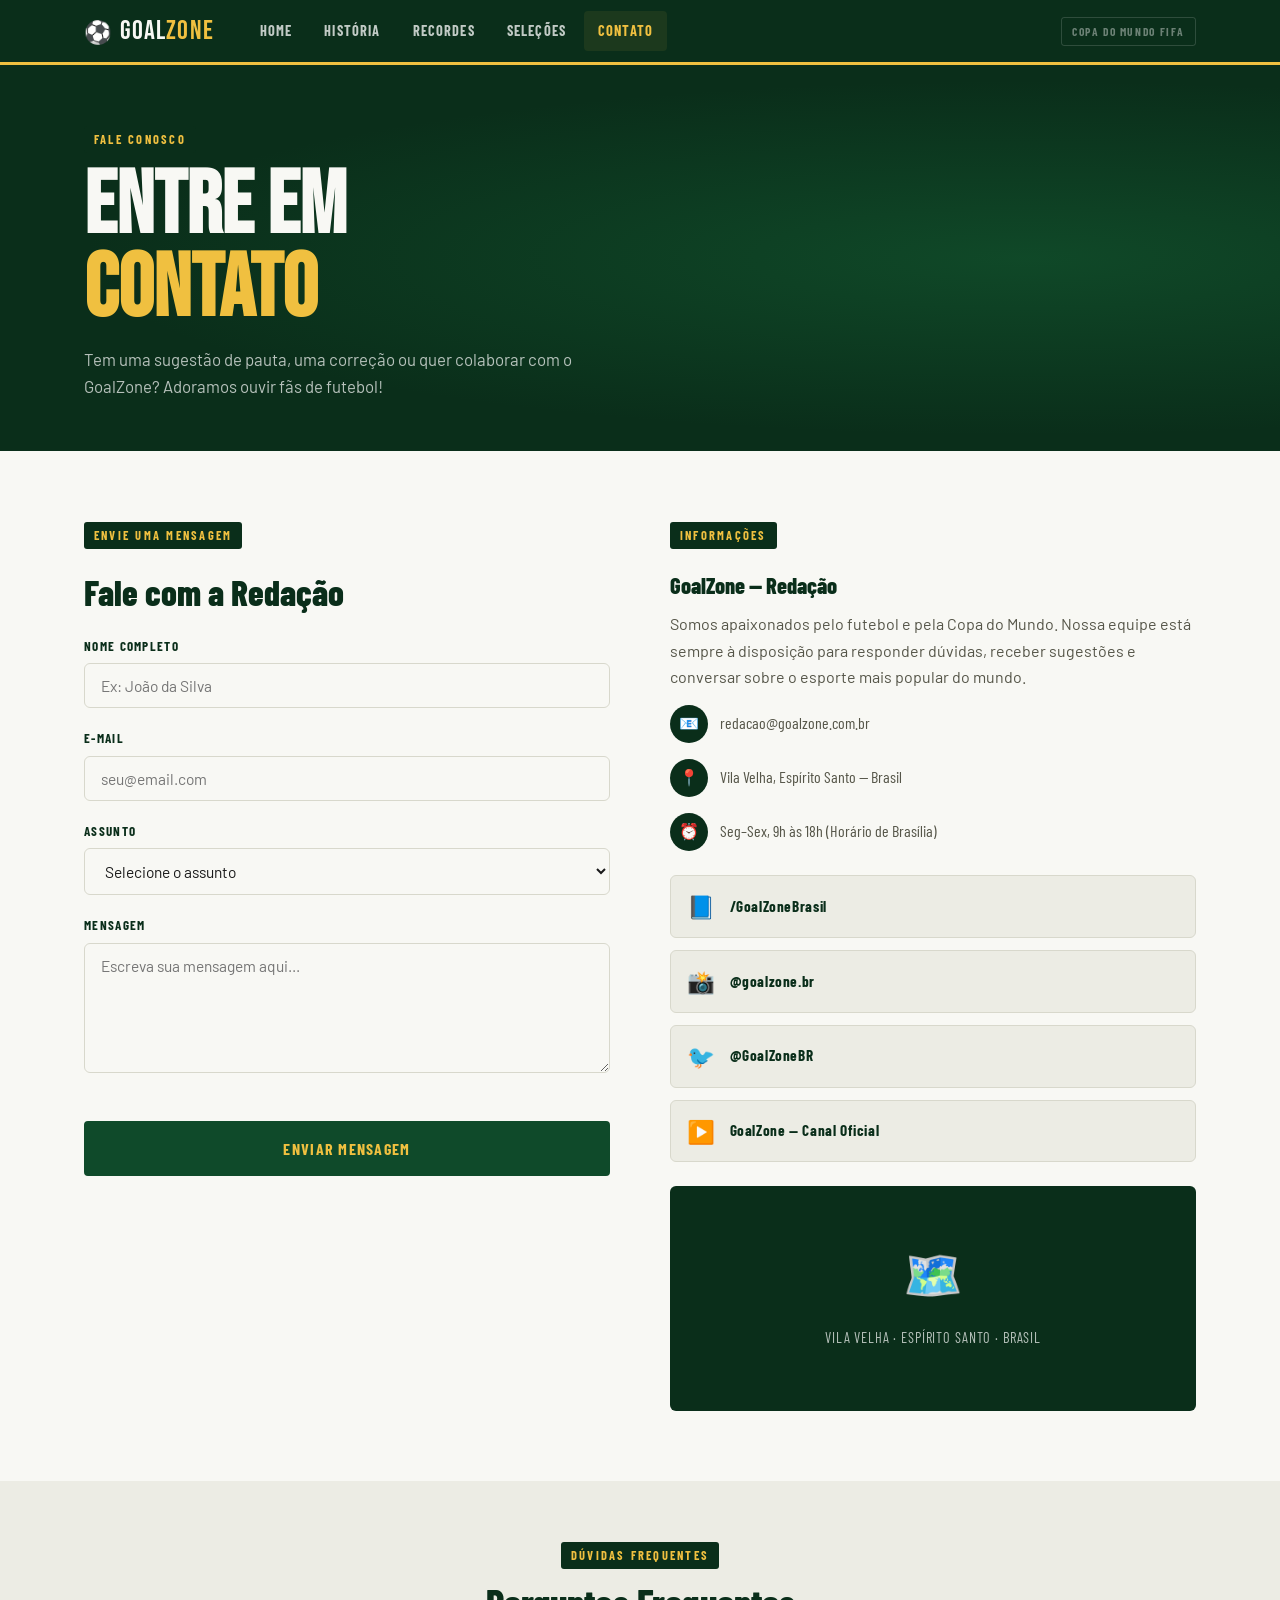
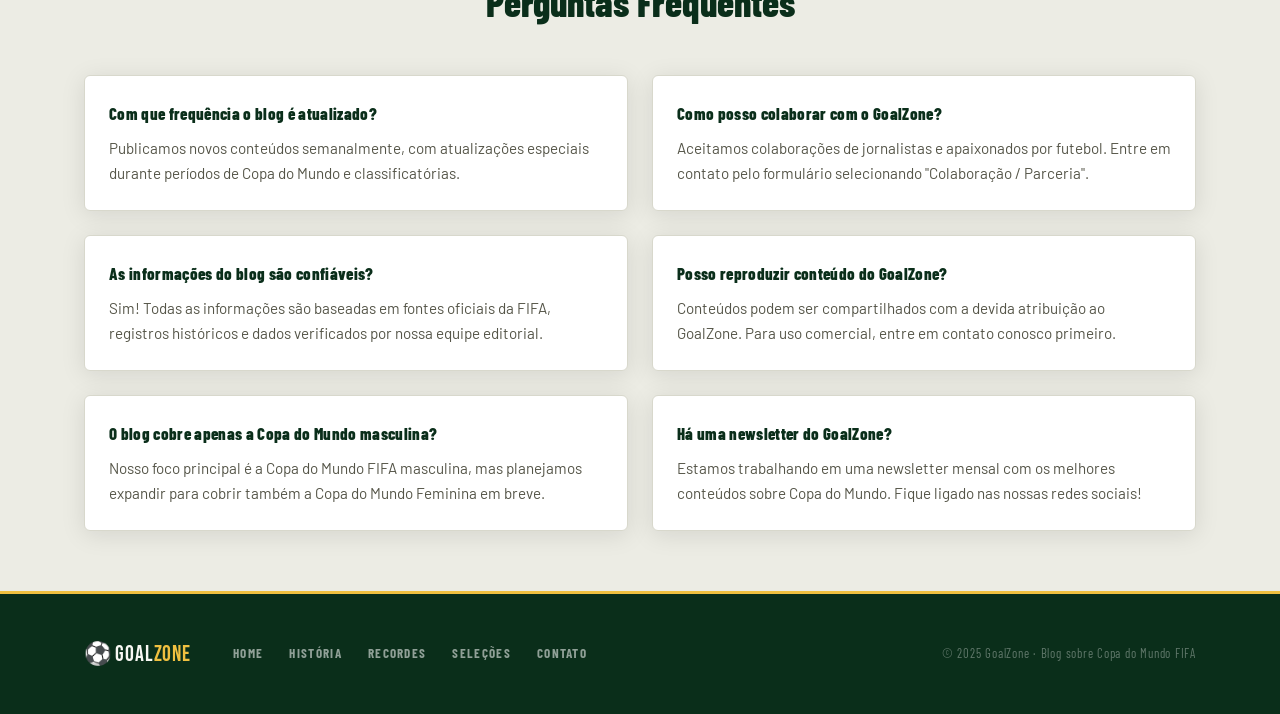
<file: contato.html>
<!DOCTYPE html>
<html lang="pt-BR">
<head>
  <meta charset="UTF-8" />
  <meta name="viewport" content="width=device-width, initial-scale=1.0" />
  <title>Contato — GoalZone</title>
  <link rel="preconnect" href="https://fonts.googleapis.com" />
  <link href="https://fonts.googleapis.com/css2?family=Bebas+Neue&family=Barlow:ital,wght@0,400;0,600;0,700;1,400&family=Barlow+Condensed:wght@700;800&display=swap" rel="stylesheet" />
  <link rel="stylesheet" href="style.css" />
  <style>
    .contact-section { padding: 70px 0; }

    .contact-success {
      display: none;
      background: var(--green-dark);
      color: var(--white);
      border-radius: var(--radius);
      padding: 28px 32px;
      margin-top: 20px;
      font-family: var(--font-cond);
      font-size: 1.1rem;
      letter-spacing: 0.04em;
    }
    .contact-success strong { color: var(--gold); }

    .social-links {
      display: flex;
      flex-direction: column;
      gap: 12px;
      margin-top: 24px;
    }
    .social-link {
      display: flex;
      align-items: center;
      gap: 14px;
      padding: 12px 16px;
      background: var(--off-white);
      border-radius: var(--radius);
      border: 1px solid var(--border);
      font-family: var(--font-cond);
      font-weight: 700;
      font-size: 0.95rem;
      letter-spacing: 0.04em;
      color: var(--green-dark);
      transition: background 0.2s, color 0.2s;
    }
    .social-link:hover {
      background: var(--green-dark);
      color: var(--gold);
    }
    .social-link .s-icon { font-size: 1.4rem; }

    .faq-section { padding: 60px 0; background: var(--off-white); }
    .faq-grid {
      display: grid;
      grid-template-columns: 1fr 1fr;
      gap: 24px;
      margin-top: 32px;
    }
    .faq-item {
      background: var(--card-bg);
      border: 1px solid var(--border);
      border-radius: var(--radius);
      padding: 24px;
      box-shadow: var(--shadow);
    }
    .faq-item h4 {
      font-family: var(--font-cond);
      font-size: 1.05rem;
      color: var(--green-dark);
      margin-bottom: 8px;
      font-weight: 800;
      letter-spacing: 0.02em;
    }
    .faq-item p { color: var(--text-muted); font-size: 0.95rem; }

    .map-placeholder {
      background: var(--green-dark);
      border-radius: var(--radius);
      padding: 48px 32px;
      text-align: center;
      color: var(--white);
      margin-top: 24px;
    }
    .map-placeholder .mp-icon { font-size: 3rem; margin-bottom: 12px; }
    .map-placeholder p {
      color: rgba(255,255,255,0.7);
      font-family: var(--font-cond);
      font-size: 0.9rem;
      letter-spacing: 0.06em;
    }

    @media (max-width: 700px) {
      .faq-grid { grid-template-columns: 1fr; }
    }
  </style>
</head>
<body>

  <header>
    <div class="header-inner">
      <div class="logo">
        <span class="logo-icon">⚽</span>
        <span class="logo-text">GOAL<em>ZONE</em></span>
      </div>
      <nav>
        <a href="index.html">Home</a>
        <a href="historia.html">História</a>
        <a href="recordes.html">Recordes</a>
        <a href="selecoes.html">Seleções</a>
        <a href="contato.html" class="active">Contato</a>
      </nav>
      <div class="header-tag">Copa do Mundo FIFA</div>
    </div>
  </header>

  <main>

    <section class="page-hero">
      <div class="container">
        <span class="section-tag">Fale Conosco</span>
        <h1>ENTRE EM<br><em>CONTATO</em></h1>
        <p>Tem uma sugestão de pauta, uma correção ou quer colaborar com o GoalZone? Adoramos ouvir fãs de futebol!</p>
      </div>
    </section>

    <section class="contact-section">
      <div class="container">
        <div class="contact-grid">

          <!-- FORM -->
          <div class="contact-form-wrap">
            <span class="section-tag">Envie uma Mensagem</span>
            <h2 style="margin:12px 0 24px; color:var(--green-dark);">Fale com a Redação</h2>

            <div class="form-group">
              <label for="nome">Nome Completo</label>
              <input type="text" id="nome" placeholder="Ex: João da Silva" />
            </div>

            <div class="form-group">
              <label for="email">E-mail</label>
              <input type="email" id="email" placeholder="seu@email.com" />
            </div>

            <div class="form-group">
              <label for="assunto">Assunto</label>
              <select id="assunto">
                <option value="">Selecione o assunto</option>
                <option value="sugestao">Sugestão de pauta</option>
                <option value="correcao">Correção de informação</option>
                <option value="colaboracao">Colaboração / Parceria</option>
                <option value="publicidade">Publicidade</option>
                <option value="outro">Outro</option>
              </select>
            </div>

            <div class="form-group">
              <label for="mensagem">Mensagem</label>
              <textarea id="mensagem" placeholder="Escreva sua mensagem aqui..."></textarea>
            </div>

            <button onclick="enviarMensagem()" class="btn-primary" style="cursor:pointer; width:100%; font-size:1rem; padding:16px;">
              Enviar Mensagem
            </button>

            <div class="contact-success" id="successMsg">
              ✅ <strong>Mensagem enviada com sucesso!</strong><br>
              Nossa equipe retornará em até 48 horas. Obrigado pelo contato!
            </div>
          </div>

          <!-- INFO -->
          <div class="contact-info">
            <span class="section-tag">Informações</span>
            <h3 style="margin:12px 0 14px;">GoalZone — Redação</h3>
            <p>Somos apaixonados pelo futebol e pela Copa do Mundo. Nossa equipe está sempre à disposição para responder dúvidas, receber sugestões e conversar sobre o esporte mais popular do mundo.</p>

            <div class="contact-info-item">
              <div class="icon">📧</div>
              <span>redacao@goalzone.com.br</span>
            </div>
            <div class="contact-info-item">
              <div class="icon">📍</div>
              <span>Vila Velha, Espírito Santo — Brasil</span>
            </div>
            <div class="contact-info-item">
              <div class="icon">⏰</div>
              <span>Seg–Sex, 9h às 18h (Horário de Brasília)</span>
            </div>

            <div class="social-links">
              <a href="#" class="social-link">
                <span class="s-icon">📘</span>
                <span>/GoalZoneBrasil</span>
              </a>
              <a href="#" class="social-link">
                <span class="s-icon">📸</span>
                <span>@goalzone.br</span>
              </a>
              <a href="#" class="social-link">
                <span class="s-icon">🐦</span>
                <span>@GoalZoneBR</span>
              </a>
              <a href="#" class="social-link">
                <span class="s-icon">▶️</span>
                <span>GoalZone — Canal Oficial</span>
              </a>
            </div>

            <div class="map-placeholder">
              <div class="mp-icon">🗺️</div>
              <p>VILA VELHA · ESPÍRITO SANTO · BRASIL</p>
            </div>
          </div>

        </div>
      </div>
    </section>

    <section class="faq-section">
      <div class="container">
        <div class="section-header">
          <span class="section-tag">Dúvidas Frequentes</span>
          <h2>Perguntas Frequentes</h2>
        </div>
        <div class="faq-grid">
          <div class="faq-item">
            <h4>Com que frequência o blog é atualizado?</h4>
            <p>Publicamos novos conteúdos semanalmente, com atualizações especiais durante períodos de Copa do Mundo e classificatórias.</p>
          </div>
          <div class="faq-item">
            <h4>Como posso colaborar com o GoalZone?</h4>
            <p>Aceitamos colaborações de jornalistas e apaixonados por futebol. Entre em contato pelo formulário selecionando "Colaboração / Parceria".</p>
          </div>
          <div class="faq-item">
            <h4>As informações do blog são confiáveis?</h4>
            <p>Sim! Todas as informações são baseadas em fontes oficiais da FIFA, registros históricos e dados verificados por nossa equipe editorial.</p>
          </div>
          <div class="faq-item">
            <h4>Posso reproduzir conteúdo do GoalZone?</h4>
            <p>Conteúdos podem ser compartilhados com a devida atribuição ao GoalZone. Para uso comercial, entre em contato conosco primeiro.</p>
          </div>
          <div class="faq-item">
            <h4>O blog cobre apenas a Copa do Mundo masculina?</h4>
            <p>Nosso foco principal é a Copa do Mundo FIFA masculina, mas planejamos expandir para cobrir também a Copa do Mundo Feminina em breve.</p>
          </div>
          <div class="faq-item">
            <h4>Há uma newsletter do GoalZone?</h4>
            <p>Estamos trabalhando em uma newsletter mensal com os melhores conteúdos sobre Copa do Mundo. Fique ligado nas nossas redes sociais!</p>
          </div>
        </div>
      </div>
    </section>

  </main>

  <footer>
    <div class="container footer-inner">
      <div class="footer-logo">
        <span class="logo-icon">⚽</span>
        <span class="logo-text">GOAL<em>ZONE</em></span>
      </div>
      <nav class="footer-nav">
        <a href="index.html">Home</a>
        <a href="historia.html">História</a>
        <a href="recordes.html">Recordes</a>
        <a href="selecoes.html">Seleções</a>
        <a href="contato.html">Contato</a>
      </nav>
      <p class="footer-copy">© 2025 GoalZone · Blog sobre Copa do Mundo FIFA</p>
    </div>
  </footer>

  <script>
    function enviarMensagem() {
      const nome = document.getElementById('nome').value.trim();
      const email = document.getElementById('email').value.trim();
      const msg = document.getElementById('mensagem').value.trim();

      if (!nome || !email || !msg) {
        alert('Por favor, preencha pelo menos nome, e-mail e mensagem.');
        return;
      }

      document.getElementById('successMsg').style.display = 'block';
      document.getElementById('nome').value = '';
      document.getElementById('email').value = '';
      document.getElementById('mensagem').value = '';
      document.getElementById('assunto').value = '';
    }
  </script>

</body>
</html>
</file>
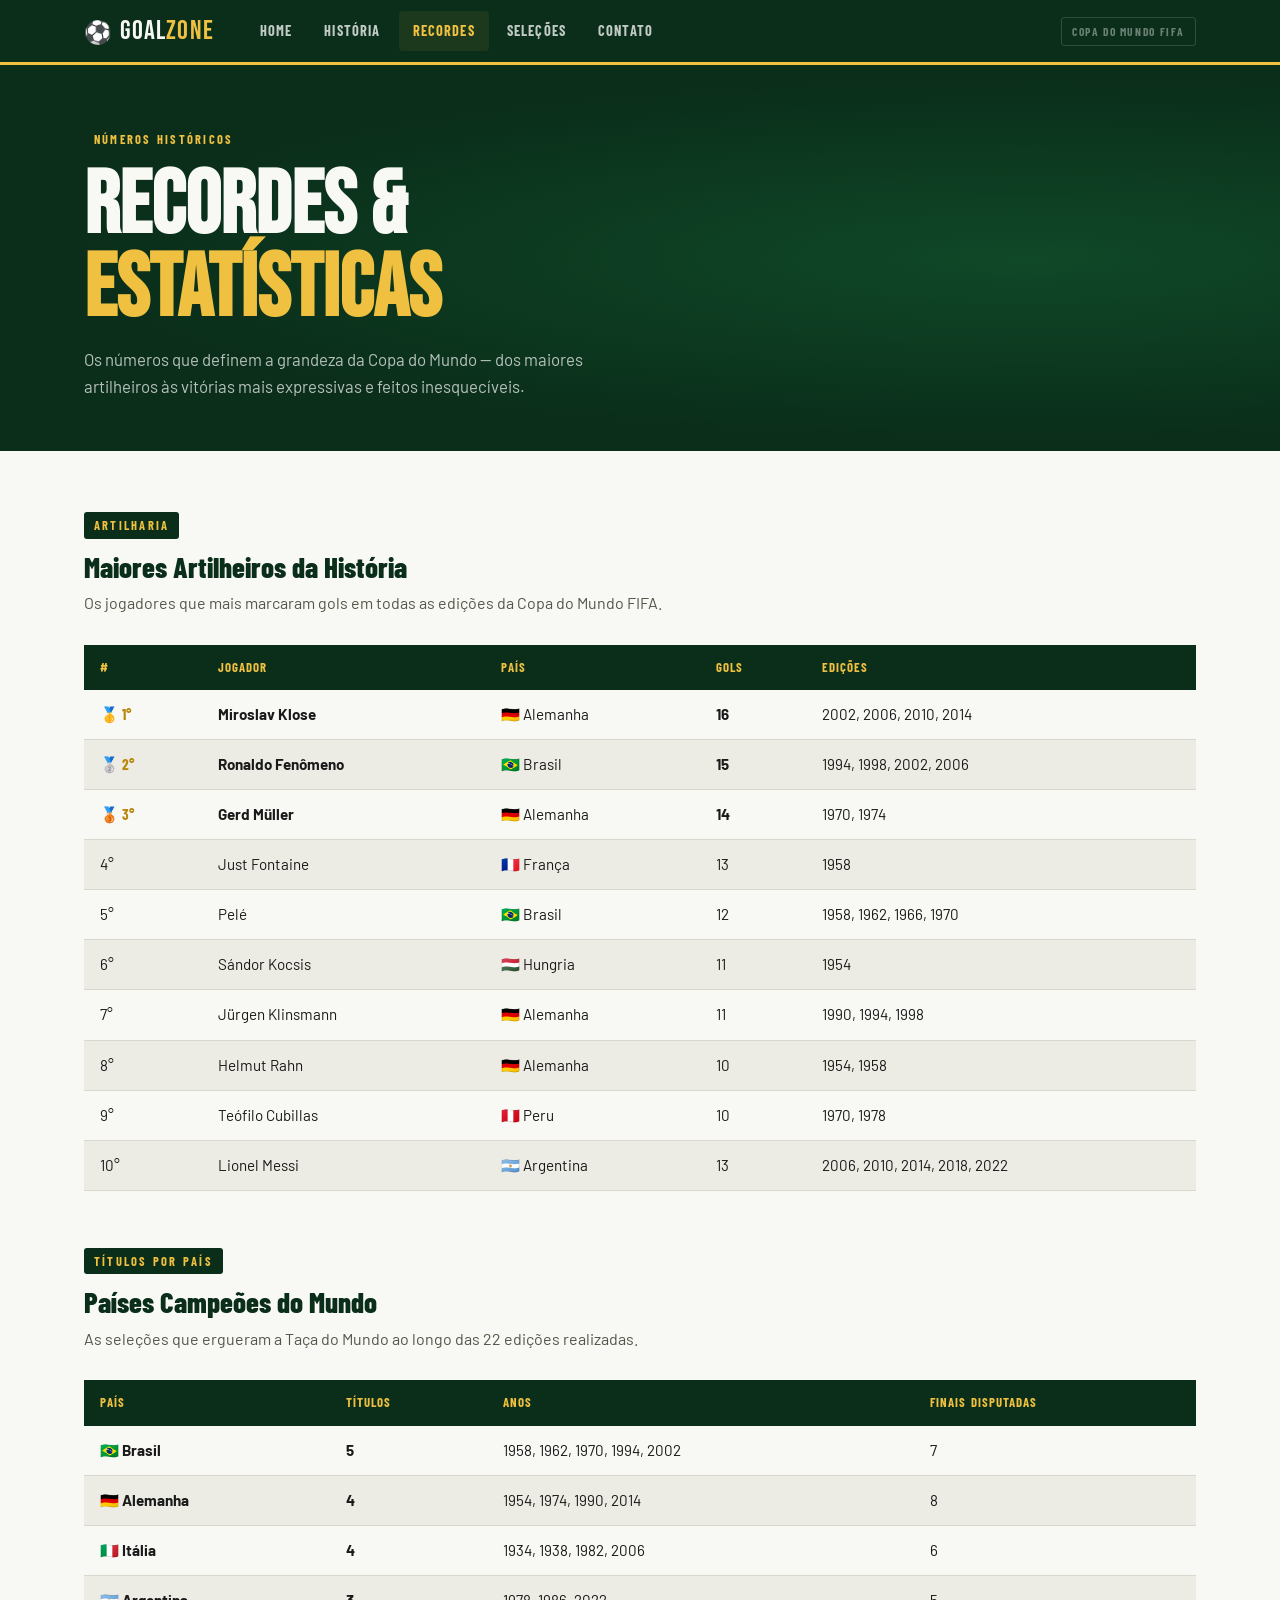
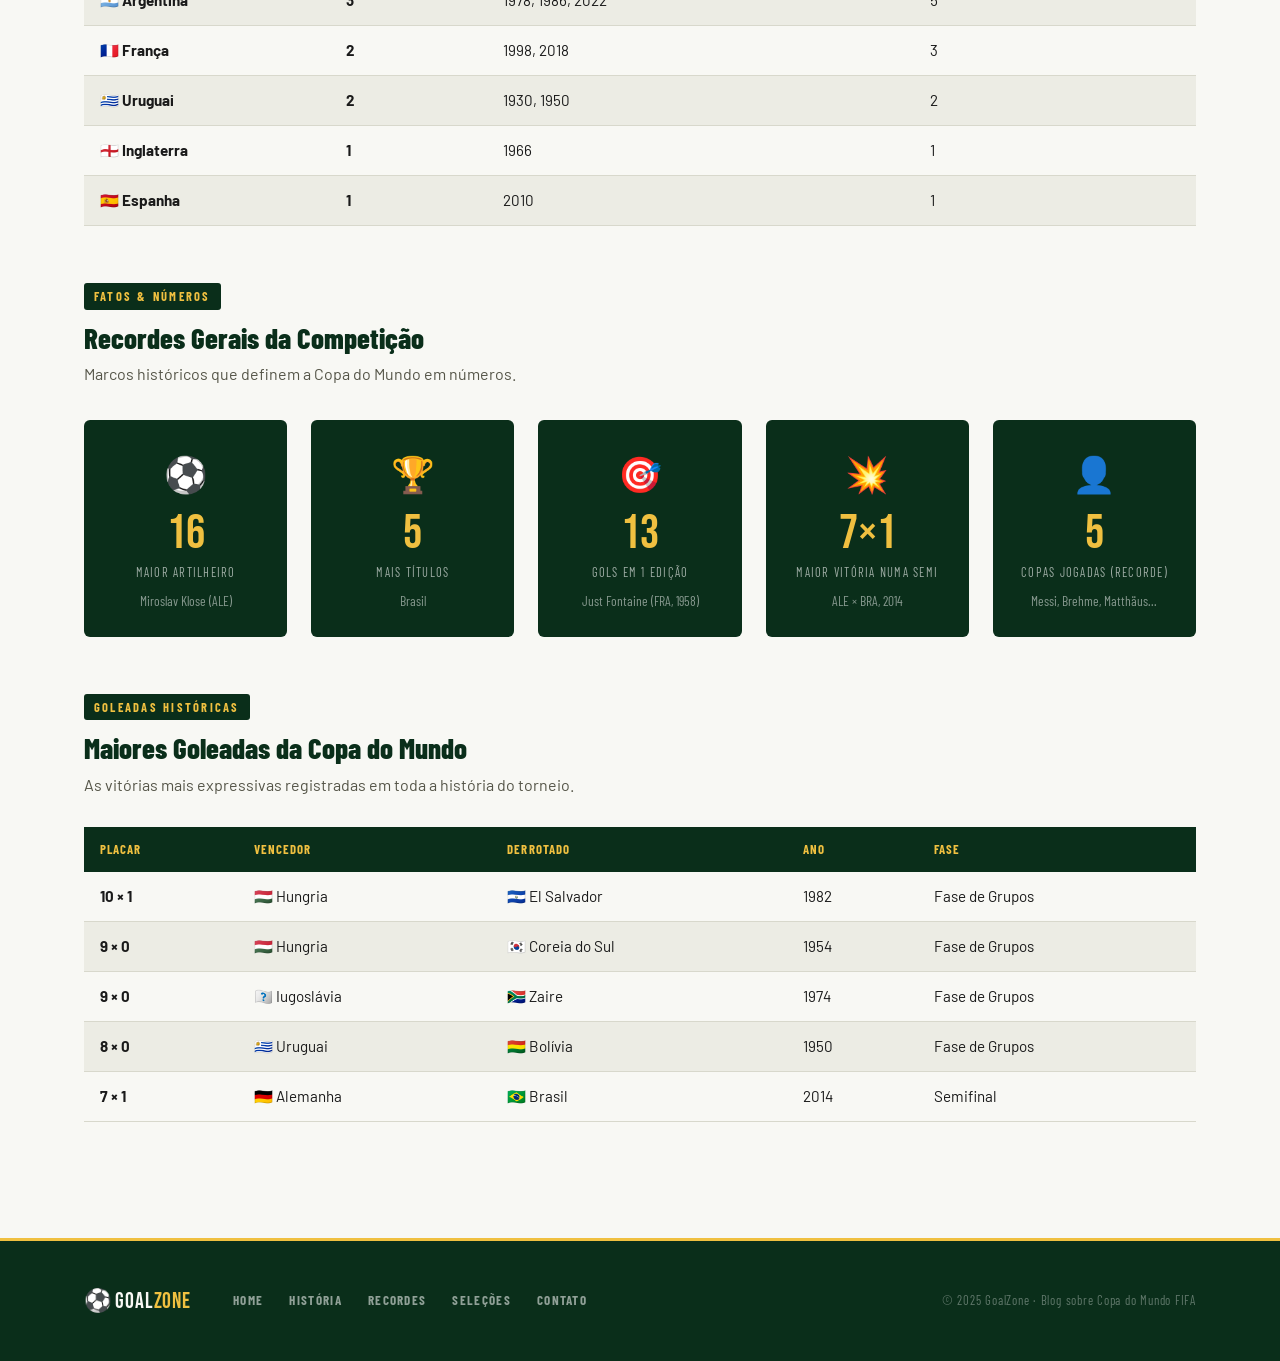
<file: recordes.html>
<!DOCTYPE html>
<html lang="pt-BR">
<head>
  <meta charset="UTF-8" />
  <meta name="viewport" content="width=device-width, initial-scale=1.0" />
  <title>Recordes da Copa — GoalZone</title>
  <link rel="preconnect" href="https://fonts.googleapis.com" />
  <link href="https://fonts.googleapis.com/css2?family=Bebas+Neue&family=Barlow:ital,wght@0,400;0,600;0,700;1,400&family=Barlow+Condensed:wght@700;800&display=swap" rel="stylesheet" />
  <link rel="stylesheet" href="style.css" />
  <style>
    .records-section { padding: 60px 0; }
    .records-section h2 {
      color: var(--green-dark);
      font-size: 1.8rem;
      margin-bottom: 8px;
    }
    .records-section p.intro {
      color: var(--text-muted);
      margin-bottom: 28px;
      font-size: 1rem;
    }
    .records-block { margin-bottom: 56px; }

    .trophy-row {
      display: flex;
      gap: 24px;
      margin-top: 32px;
      flex-wrap: wrap;
    }
    .trophy-item {
      flex: 1;
      min-width: 180px;
      background: var(--green-dark);
      border-radius: var(--radius);
      padding: 24px;
      text-align: center;
    }
    .trophy-item .t-icon { font-size: 2.2rem; margin-bottom: 8px; }
    .trophy-item .t-num {
      font-family: var(--font-display);
      font-size: 3rem;
      color: var(--gold);
      line-height: 1;
    }
    .trophy-item .t-label {
      font-family: var(--font-cond);
      font-size: 0.78rem;
      letter-spacing: 0.1em;
      text-transform: uppercase;
      color: rgba(255,255,255,0.6);
      margin-top: 4px;
    }
    .trophy-item .t-sub {
      font-family: var(--font-cond);
      font-size: 0.85rem;
      color: rgba(255,255,255,0.5);
      margin-top: 8px;
    }
  </style>
</head>
<body>

  <header>
    <div class="header-inner">
      <div class="logo">
        <span class="logo-icon">⚽</span>
        <span class="logo-text">GOAL<em>ZONE</em></span>
      </div>
      <nav>
        <a href="index.html">Home</a>
        <a href="historia.html">História</a>
        <a href="recordes.html" class="active">Recordes</a>
        <a href="selecoes.html">Seleções</a>
        <a href="contato.html">Contato</a>
      </nav>
      <div class="header-tag">Copa do Mundo FIFA</div>
    </div>
  </header>

  <main>

    <section class="page-hero">
      <div class="container">
        <span class="section-tag">Números Históricos</span>
        <h1>RECORDES &<br><em>ESTATÍSTICAS</em></h1>
        <p>Os números que definem a grandeza da Copa do Mundo — dos maiores artilheiros às vitórias mais expressivas e feitos inesquecíveis.</p>
      </div>
    </section>

    <section class="records-section">
      <div class="container">

        <!-- ARTILHEIROS -->
        <div class="records-block">
          <span class="section-tag">Artilharia</span>
          <h2>Maiores Artilheiros da História</h2>
          <p class="intro">Os jogadores que mais marcaram gols em todas as edições da Copa do Mundo FIFA.</p>
          <table class="records-table">
            <thead>
              <tr>
                <th>#</th>
                <th>Jogador</th>
                <th>País</th>
                <th>Gols</th>
                <th>Edições</th>
              </tr>
            </thead>
            <tbody>
              <tr>
                <td><span class="gold-rank">🥇 1°</span></td>
                <td><strong>Miroslav Klose</strong></td>
                <td>🇩🇪 Alemanha</td>
                <td><strong>16</strong></td>
                <td>2002, 2006, 2010, 2014</td>
              </tr>
              <tr>
                <td><span class="gold-rank">🥈 2°</span></td>
                <td><strong>Ronaldo Fenômeno</strong></td>
                <td>🇧🇷 Brasil</td>
                <td><strong>15</strong></td>
                <td>1994, 1998, 2002, 2006</td>
              </tr>
              <tr>
                <td><span class="gold-rank">🥉 3°</span></td>
                <td><strong>Gerd Müller</strong></td>
                <td>🇩🇪 Alemanha</td>
                <td><strong>14</strong></td>
                <td>1970, 1974</td>
              </tr>
              <tr>
                <td>4°</td>
                <td>Just Fontaine</td>
                <td>🇫🇷 França</td>
                <td>13</td>
                <td>1958</td>
              </tr>
              <tr>
                <td>5°</td>
                <td>Pelé</td>
                <td>🇧🇷 Brasil</td>
                <td>12</td>
                <td>1958, 1962, 1966, 1970</td>
              </tr>
              <tr>
                <td>6°</td>
                <td>Sándor Kocsis</td>
                <td>🇭🇺 Hungria</td>
                <td>11</td>
                <td>1954</td>
              </tr>
              <tr>
                <td>7°</td>
                <td>Jürgen Klinsmann</td>
                <td>🇩🇪 Alemanha</td>
                <td>11</td>
                <td>1990, 1994, 1998</td>
              </tr>
              <tr>
                <td>8°</td>
                <td>Helmut Rahn</td>
                <td>🇩🇪 Alemanha</td>
                <td>10</td>
                <td>1954, 1958</td>
              </tr>
              <tr>
                <td>9°</td>
                <td>Teófilo Cubillas</td>
                <td>🇵🇪 Peru</td>
                <td>10</td>
                <td>1970, 1978</td>
              </tr>
              <tr>
                <td>10°</td>
                <td>Lionel Messi</td>
                <td>🇦🇷 Argentina</td>
                <td>13</td>
                <td>2006, 2010, 2014, 2018, 2022</td>
              </tr>
            </tbody>
          </table>
        </div>

        <!-- CAMPEÕES -->
        <div class="records-block">
          <span class="section-tag">Títulos por País</span>
          <h2>Países Campeões do Mundo</h2>
          <p class="intro">As seleções que ergueram a Taça do Mundo ao longo das 22 edições realizadas.</p>
          <table class="records-table">
            <thead>
              <tr>
                <th>País</th>
                <th>Títulos</th>
                <th>Anos</th>
                <th>Finais Disputadas</th>
              </tr>
            </thead>
            <tbody>
              <tr>
                <td>🇧🇷 <strong>Brasil</strong></td>
                <td><strong>5</strong></td>
                <td>1958, 1962, 1970, 1994, 2002</td>
                <td>7</td>
              </tr>
              <tr>
                <td>🇩🇪 <strong>Alemanha</strong></td>
                <td><strong>4</strong></td>
                <td>1954, 1974, 1990, 2014</td>
                <td>8</td>
              </tr>
              <tr>
                <td>🇮🇹 <strong>Itália</strong></td>
                <td><strong>4</strong></td>
                <td>1934, 1938, 1982, 2006</td>
                <td>6</td>
              </tr>
              <tr>
                <td>🇦🇷 <strong>Argentina</strong></td>
                <td><strong>3</strong></td>
                <td>1978, 1986, 2022</td>
                <td>5</td>
              </tr>
              <tr>
                <td>🇫🇷 <strong>França</strong></td>
                <td><strong>2</strong></td>
                <td>1998, 2018</td>
                <td>3</td>
              </tr>
              <tr>
                <td>🇺🇾 <strong>Uruguai</strong></td>
                <td><strong>2</strong></td>
                <td>1930, 1950</td>
                <td>2</td>
              </tr>
              <tr>
                <td>🏴󠁧󠁢󠁥󠁮󠁧󠁿 <strong>Inglaterra</strong></td>
                <td><strong>1</strong></td>
                <td>1966</td>
                <td>1</td>
              </tr>
              <tr>
                <td>🇪🇸 <strong>Espanha</strong></td>
                <td><strong>1</strong></td>
                <td>2010</td>
                <td>1</td>
              </tr>
            </tbody>
          </table>
        </div>

        <!-- RECORDES GERAIS -->
        <div class="records-block">
          <span class="section-tag">Fatos & Números</span>
          <h2>Recordes Gerais da Competição</h2>
          <p class="intro">Marcos históricos que definem a Copa do Mundo em números.</p>
          <div class="trophy-row">
            <div class="trophy-item">
              <div class="t-icon">⚽</div>
              <div class="t-num">16</div>
              <div class="t-label">Maior artilheiro</div>
              <div class="t-sub">Miroslav Klose (ALE)</div>
            </div>
            <div class="trophy-item">
              <div class="t-icon">🏆</div>
              <div class="t-num">5</div>
              <div class="t-label">Mais títulos</div>
              <div class="t-sub">Brasil</div>
            </div>
            <div class="trophy-item">
              <div class="t-icon">🎯</div>
              <div class="t-num">13</div>
              <div class="t-label">Gols em 1 edição</div>
              <div class="t-sub">Just Fontaine (FRA, 1958)</div>
            </div>
            <div class="trophy-item">
              <div class="t-icon">💥</div>
              <div class="t-num">7×1</div>
              <div class="t-label">Maior vitória numa semi</div>
              <div class="t-sub">ALE × BRA, 2014</div>
            </div>
            <div class="trophy-item">
              <div class="t-icon">👤</div>
              <div class="t-num">5</div>
              <div class="t-label">Copas jogadas (recorde)</div>
              <div class="t-sub">Messi, Brehme, Matthäus...</div>
            </div>
          </div>
        </div>

        <!-- GOLEADAS -->
        <div class="records-block">
          <span class="section-tag">Goleadas Históricas</span>
          <h2>Maiores Goleadas da Copa do Mundo</h2>
          <p class="intro">As vitórias mais expressivas registradas em toda a história do torneio.</p>
          <table class="records-table">
            <thead>
              <tr>
                <th>Placar</th>
                <th>Vencedor</th>
                <th>Derrotado</th>
                <th>Ano</th>
                <th>Fase</th>
              </tr>
            </thead>
            <tbody>
              <tr>
                <td><strong>10 × 1</strong></td>
                <td>🇭🇺 Hungria</td>
                <td>🇸🇻 El Salvador</td>
                <td>1982</td>
                <td>Fase de Grupos</td>
              </tr>
              <tr>
                <td><strong>9 × 0</strong></td>
                <td>🇭🇺 Hungria</td>
                <td>🇰🇷 Coreia do Sul</td>
                <td>1954</td>
                <td>Fase de Grupos</td>
              </tr>
              <tr>
                <td><strong>9 × 0</strong></td>
                <td>🇾🇺 Iugoslávia</td>
                <td>🇿🇦 Zaire</td>
                <td>1974</td>
                <td>Fase de Grupos</td>
              </tr>
              <tr>
                <td><strong>8 × 0</strong></td>
                <td>🇺🇾 Uruguai</td>
                <td>🇧🇴 Bolívia</td>
                <td>1950</td>
                <td>Fase de Grupos</td>
              </tr>
              <tr>
                <td><strong>7 × 1</strong></td>
                <td>🇩🇪 Alemanha</td>
                <td>🇧🇷 Brasil</td>
                <td>2014</td>
                <td>Semifinal</td>
              </tr>
            </tbody>
          </table>
        </div>

      </div>
    </section>

  </main>

  <footer>
    <div class="container footer-inner">
      <div class="footer-logo">
        <span class="logo-icon">⚽</span>
        <span class="logo-text">GOAL<em>ZONE</em></span>
      </div>
      <nav class="footer-nav">
        <a href="index.html">Home</a>
        <a href="historia.html">História</a>
        <a href="recordes.html">Recordes</a>
        <a href="selecoes.html">Seleções</a>
        <a href="contato.html">Contato</a>
      </nav>
      <p class="footer-copy">© 2025 GoalZone · Blog sobre Copa do Mundo FIFA</p>
    </div>
  </footer>

</body>
</html>
</file>
<file: style.css>
/* ============================================================
   GOALZONE — Copa do Mundo | Global Stylesheet
   Aesthetic: Bold editorial / sports magazine
   Palette: Deep green + gold + white + black
   ============================================================ */

:root {
  --green-dark:  #0a2e1a;
  --green-mid:   #0f4a2a;
  --green-light: #1a7a42;
  --gold:        #f0c040;
  --gold-light:  #f8de80;
  --white:       #f8f8f4;
  --off-white:   #ecece4;
  --text:        #1a1a1a;
  --text-muted:  #555548;
  --card-bg:     #ffffff;
  --border:      #d8d8cc;

  --font-display: 'Bebas Neue', sans-serif;
  --font-cond:    'Barlow Condensed', sans-serif;
  --font-body:    'Barlow', sans-serif;

  --radius: 6px;
  --shadow: 0 4px 24px rgba(0,0,0,0.10);
  --shadow-lg: 0 10px 48px rgba(0,0,0,0.18);
}

*, *::before, *::after { box-sizing: border-box; margin: 0; padding: 0; }

html { scroll-behavior: smooth; }

body {
  font-family: var(--font-body);
  background: var(--white);
  color: var(--text);
  line-height: 1.65;
  min-height: 100vh;
}

a { text-decoration: none; color: inherit; }
img { display: block; width: 100%; height: 100%; object-fit: cover; }

.container {
  max-width: 1160px;
  margin: 0 auto;
  padding: 0 24px;
}

.section { padding: 80px 0; }

/* ── SECTION TAGS ── */
.section-tag {
  display: inline-block;
  font-family: var(--font-cond);
  font-size: 0.78rem;
  font-weight: 700;
  letter-spacing: 0.18em;
  text-transform: uppercase;
  color: var(--gold);
  background: var(--green-dark);
  padding: 3px 10px;
  border-radius: 3px;
  margin-bottom: 12px;
}

.section-header {
  text-align: center;
  margin-bottom: 52px;
}
.section-header h2 { font-size: 2.4rem; }
.section-header p { color: var(--text-muted); margin-top: 8px; font-size: 1.05rem; }

/* ── TYPOGRAPHY ── */
h1, h2, h3 { font-family: var(--font-cond); font-weight: 800; line-height: 1.1; }
h2 { font-size: 2.2rem; color: var(--green-dark); }
h3 { font-size: 1.4rem; }

/* ── BUTTONS ── */
.btn-hero {
  display: inline-block;
  background: var(--gold);
  color: var(--green-dark);
  font-family: var(--font-cond);
  font-weight: 800;
  font-size: 1rem;
  letter-spacing: 0.08em;
  text-transform: uppercase;
  padding: 14px 36px;
  border-radius: 4px;
  margin-top: 28px;
  transition: background 0.2s, transform 0.15s;
}
.btn-hero:hover { background: var(--gold-light); transform: translateY(-2px); }

.btn-outline {
  display: inline-block;
  border: 2px solid var(--gold);
  color: var(--gold);
  font-family: var(--font-cond);
  font-weight: 700;
  font-size: 0.95rem;
  letter-spacing: 0.08em;
  text-transform: uppercase;
  padding: 12px 30px;
  border-radius: 4px;
  margin-top: 24px;
  transition: background 0.2s, color 0.2s;
}
.btn-outline:hover { background: var(--gold); color: var(--green-dark); }

.btn-primary {
  display: inline-block;
  background: var(--green-mid);
  color: var(--gold);
  font-family: var(--font-cond);
  font-weight: 700;
  font-size: 0.95rem;
  letter-spacing: 0.08em;
  text-transform: uppercase;
  padding: 12px 28px;
  border-radius: 4px;
  margin-top: 20px;
  border: 2px solid var(--green-mid);
  transition: background 0.2s, border-color 0.2s;
}
.btn-primary:hover { background: var(--green-light); border-color: var(--green-light); }

/* ============================================================
   HEADER
   ============================================================ */
header {
  position: sticky;
  top: 0;
  z-index: 100;
  background: var(--green-dark);
  border-bottom: 3px solid var(--gold);
}

.header-inner {
  max-width: 1160px;
  margin: 0 auto;
  padding: 0 24px;
  display: flex;
  align-items: center;
  gap: 32px;
  height: 62px;
}

.logo {
  display: flex;
  align-items: center;
  gap: 8px;
  flex-shrink: 0;
}
.logo-icon { font-size: 1.4rem; }
.logo-text {
  font-family: var(--font-display);
  font-size: 1.7rem;
  color: var(--white);
  letter-spacing: 0.04em;
}
.logo-text em { color: var(--gold); font-style: normal; }

header nav {
  display: flex;
  gap: 4px;
  flex: 1;
}

header nav a {
  font-family: var(--font-cond);
  font-weight: 700;
  font-size: 0.9rem;
  letter-spacing: 0.08em;
  text-transform: uppercase;
  color: rgba(255,255,255,0.75);
  padding: 8px 14px;
  border-radius: 4px;
  transition: color 0.2s, background 0.2s;
}
header nav a:hover,
header nav a.active {
  color: var(--gold);
  background: rgba(240,192,64,0.08);
}

.header-tag {
  flex-shrink: 0;
  font-family: var(--font-cond);
  font-size: 0.72rem;
  font-weight: 700;
  letter-spacing: 0.14em;
  text-transform: uppercase;
  color: rgba(255,255,255,0.4);
  border: 1px solid rgba(255,255,255,0.15);
  padding: 4px 10px;
  border-radius: 3px;
}

/* ============================================================
   HERO
   ============================================================ */
.hero {
  position: relative;
  min-height: 540px;
  display: flex;
  align-items: center;
  overflow: hidden;
  background: var(--green-dark);
}

.hero-bg {
  position: absolute;
  inset: 0;
  background:
    radial-gradient(ellipse at 70% 50%, rgba(26,122,66,0.45) 0%, transparent 65%),
    radial-gradient(ellipse at 10% 90%, rgba(240,192,64,0.12) 0%, transparent 50%),
    var(--green-dark);
}

.hero-lines {
  position: absolute;
  inset: 0;
  background-image:
    repeating-linear-gradient(
      90deg,
      transparent,
      transparent 58px,
      rgba(255,255,255,0.025) 58px,
      rgba(255,255,255,0.025) 59px
    );
}

.hero-content {
  position: relative;
  max-width: 1160px;
  margin: 0 auto;
  padding: 80px 24px;
  z-index: 2;
}

.hero-eyebrow {
  display: inline-block;
  font-family: var(--font-cond);
  font-size: 0.82rem;
  font-weight: 700;
  letter-spacing: 0.2em;
  text-transform: uppercase;
  color: var(--gold);
  margin-bottom: 12px;
}

.hero-title {
  font-family: var(--font-display);
  font-size: clamp(4rem, 10vw, 8rem);
  line-height: 0.92;
  color: var(--white);
  letter-spacing: 0.02em;
}
.hero-title em { color: var(--gold); font-style: normal; }

.hero-subtitle {
  max-width: 480px;
  color: rgba(255,255,255,0.7);
  font-size: 1.05rem;
  margin-top: 16px;
  line-height: 1.6;
}

.hero-badge {
  position: absolute;
  right: 80px;
  bottom: 48px;
  text-align: center;
  border: 2px solid rgba(240,192,64,0.35);
  border-radius: 50%;
  width: 110px;
  height: 110px;
  display: flex;
  flex-direction: column;
  align-items: center;
  justify-content: center;
  z-index: 2;
}
.badge-num {
  font-family: var(--font-display);
  font-size: 2rem;
  color: var(--gold);
  line-height: 1;
}
.badge-label {
  font-family: var(--font-cond);
  font-size: 0.62rem;
  letter-spacing: 0.1em;
  text-transform: uppercase;
  color: rgba(255,255,255,0.55);
  margin-top: 3px;
}

/* ============================================================
   ABOUT
   ============================================================ */
.about {
  background: var(--white);
}

.about-grid {
  display: grid;
  grid-template-columns: 1fr 420px;
  gap: 64px;
  align-items: center;
}

.about-text h2 { margin-bottom: 16px; }
.about-text h2 strong { color: var(--green-mid); }
.about-text p { color: var(--text-muted); margin-bottom: 14px; font-size: 1.02rem; }

.about-stats {
  display: flex;
  gap: 32px;
  margin-top: 32px;
  padding-top: 28px;
  border-top: 2px solid var(--off-white);
}
.stat { display: flex; flex-direction: column; }
.stat-num {
  font-family: var(--font-display);
  font-size: 2.4rem;
  color: var(--green-mid);
  line-height: 1;
}
.stat-label {
  font-family: var(--font-cond);
  font-size: 0.78rem;
  letter-spacing: 0.08em;
  text-transform: uppercase;
  color: var(--text-muted);
  margin-top: 4px;
}

.img-frame {
  position: relative;
  border-radius: var(--radius);
  overflow: hidden;
  aspect-ratio: 3/4;
  box-shadow: var(--shadow-lg);
  border: 3px solid var(--green-dark);
}
.img-caption {
  position: absolute;
  bottom: 0;
  left: 0;
  right: 0;
  background: linear-gradient(transparent, rgba(10,46,26,0.9));
  color: rgba(255,255,255,0.85);
  font-family: var(--font-cond);
  font-size: 0.8rem;
  letter-spacing: 0.06em;
  padding: 24px 16px 12px;
}

/* ============================================================
   CARDS (HIGHLIGHTS)
   ============================================================ */
.highlights {
  background: var(--off-white);
}

.cards-grid {
  display: grid;
  grid-template-columns: repeat(3, 1fr);
  gap: 28px;
}

.card {
  background: var(--card-bg);
  border-radius: var(--radius);
  overflow: hidden;
  box-shadow: var(--shadow);
  border: 1px solid var(--border);
  transition: transform 0.25s, box-shadow 0.25s;
  display: flex;
  flex-direction: column;
}
.card:hover { transform: translateY(-6px); box-shadow: var(--shadow-lg); }

.card-img {
  position: relative;
  height: 220px;
  overflow: hidden;
}
.card-img img { transition: transform 0.4s; }
.card:hover .card-img img { transform: scale(1.06); }

.card-overlay {
  position: absolute;
  inset: 0;
  background: linear-gradient(transparent 40%, rgba(10,46,26,0.82));
  display: flex;
  align-items: flex-end;
  padding: 16px;
  opacity: 0;
  transition: opacity 0.3s;
}
.card:hover .card-overlay { opacity: 1; }
.card-overlay span {
  font-family: var(--font-cond);
  font-weight: 700;
  font-size: 1rem;
  letter-spacing: 0.08em;
  color: var(--gold);
}

.card-body {
  padding: 22px 22px 28px;
  flex: 1;
  display: flex;
  flex-direction: column;
}
.card-tag {
  font-family: var(--font-cond);
  font-size: 0.7rem;
  font-weight: 700;
  letter-spacing: 0.14em;
  text-transform: uppercase;
  color: var(--green-light);
  margin-bottom: 8px;
}
.card-body h3 { color: var(--green-dark); margin-bottom: 10px; font-size: 1.25rem; }
.card-body p { color: var(--text-muted); font-size: 0.95rem; flex: 1; }

/* ============================================================
   TIMELINE TEASER
   ============================================================ */
.timeline-teaser {
  background: var(--green-dark);
  color: var(--white);
}

.tl-inner {
  display: grid;
  grid-template-columns: 1fr 1fr;
  gap: 64px;
  align-items: center;
}

.tl-text h2 { color: var(--white); margin-bottom: 14px; }
.tl-text p { color: rgba(255,255,255,0.7); font-size: 1.02rem; }

.tl-milestones {
  display: flex;
  flex-direction: column;
  gap: 0;
}

.milestone {
  display: flex;
  gap: 20px;
  align-items: center;
  padding: 14px 0;
  border-bottom: 1px solid rgba(255,255,255,0.1);
}
.milestone:last-child { border-bottom: none; }

.m-year {
  font-family: var(--font-display);
  font-size: 1.6rem;
  color: var(--gold);
  flex-shrink: 0;
  width: 70px;
}
.m-event {
  font-family: var(--font-cond);
  font-size: 1rem;
  font-weight: 600;
  color: rgba(255,255,255,0.85);
  letter-spacing: 0.03em;
}

/* ============================================================
   PAGE HERO (inner pages)
   ============================================================ */
.page-hero {
  background: var(--green-dark);
  padding: 60px 0 50px;
  position: relative;
  overflow: hidden;
}
.page-hero::after {
  content: '';
  position: absolute;
  inset: 0;
  background: radial-gradient(ellipse at 80% 50%, rgba(26,122,66,0.35) 0%, transparent 65%);
}
.page-hero .container { position: relative; z-index: 2; }
.page-hero h1 {
  font-family: var(--font-display);
  font-size: clamp(3rem, 7vw, 5.5rem);
  color: var(--white);
  line-height: 0.95;
}
.page-hero h1 em { color: var(--gold); font-style: normal; }
.page-hero p {
  color: rgba(255,255,255,0.7);
  max-width: 560px;
  margin-top: 14px;
  font-size: 1.05rem;
}

/* ============================================================
   CONTENT PAGE BODY
   ============================================================ */
.content-page .container {
  max-width: 860px;
}

.content-block {
  display: grid;
  grid-template-columns: 1fr 340px;
  gap: 48px;
  align-items: start;
  margin-bottom: 60px;
  padding-bottom: 60px;
  border-bottom: 1px solid var(--border);
}
.content-block:last-child { border-bottom: none; margin-bottom: 0; }
.content-block.reverse { direction: rtl; }
.content-block.reverse > * { direction: ltr; }

.content-text h3 {
  color: var(--green-dark);
  font-size: 1.5rem;
  margin-bottom: 14px;
}
.content-text p {
  color: var(--text-muted);
  margin-bottom: 12px;
  font-size: 1rem;
}

.content-img {
  border-radius: var(--radius);
  overflow: hidden;
  aspect-ratio: 4/3;
  box-shadow: var(--shadow);
  border: 2px solid var(--border);
}

/* ============================================================
   RECORDS TABLE
   ============================================================ */
.records-table {
  width: 100%;
  border-collapse: collapse;
  margin: 20px 0;
  font-size: 0.95rem;
}
.records-table th {
  background: var(--green-dark);
  color: var(--gold);
  font-family: var(--font-cond);
  font-weight: 700;
  letter-spacing: 0.08em;
  text-transform: uppercase;
  font-size: 0.8rem;
  padding: 12px 16px;
  text-align: left;
}
.records-table td {
  padding: 12px 16px;
  border-bottom: 1px solid var(--border);
  color: var(--text);
}
.records-table tr:nth-child(even) td { background: var(--off-white); }
.records-table tr:hover td { background: rgba(26,122,66,0.07); }

.gold-rank { color: #b8860b; font-weight: 700; font-family: var(--font-cond); }

/* ============================================================
   TEAMS GRID
   ============================================================ */
.teams-grid {
  display: grid;
  grid-template-columns: repeat(2, 1fr);
  gap: 28px;
  padding: 40px 0;
}

.team-card {
  background: var(--card-bg);
  border: 1px solid var(--border);
  border-radius: var(--radius);
  padding: 28px;
  box-shadow: var(--shadow);
  display: flex;
  gap: 20px;
  align-items: flex-start;
  transition: transform 0.2s, box-shadow 0.2s;
}
.team-card:hover { transform: translateY(-4px); box-shadow: var(--shadow-lg); }

.team-flag {
  font-size: 2.8rem;
  flex-shrink: 0;
  line-height: 1;
}
.team-info h3 { color: var(--green-dark); font-size: 1.25rem; margin-bottom: 6px; }
.team-info p { color: var(--text-muted); font-size: 0.92rem; }
.team-titles {
  display: flex;
  align-items: center;
  gap: 6px;
  margin-top: 8px;
  font-family: var(--font-cond);
  font-size: 0.78rem;
  letter-spacing: 0.06em;
  text-transform: uppercase;
  color: var(--gold);
  font-weight: 700;
}
.team-titles span { font-size: 1.1rem; }

/* ============================================================
   CONTACT FORM
   ============================================================ */
.contact-grid {
  display: grid;
  grid-template-columns: 1fr 1fr;
  gap: 60px;
  align-items: start;
}

.contact-info h3 { color: var(--green-dark); font-size: 1.4rem; margin-bottom: 14px; }
.contact-info p { color: var(--text-muted); margin-bottom: 14px; }

.contact-info-item {
  display: flex;
  align-items: center;
  gap: 12px;
  margin-bottom: 16px;
  font-family: var(--font-cond);
  font-size: 1rem;
  color: var(--text-muted);
}
.contact-info-item .icon {
  width: 38px;
  height: 38px;
  background: var(--green-dark);
  border-radius: 50%;
  display: flex;
  align-items: center;
  justify-content: center;
  font-size: 1rem;
  flex-shrink: 0;
}

.form-group { margin-bottom: 20px; }
.form-group label {
  display: block;
  font-family: var(--font-cond);
  font-weight: 700;
  font-size: 0.82rem;
  letter-spacing: 0.1em;
  text-transform: uppercase;
  color: var(--green-dark);
  margin-bottom: 6px;
}
.form-group input,
.form-group textarea,
.form-group select {
  width: 100%;
  padding: 12px 16px;
  border: 1.5px solid var(--border);
  border-radius: var(--radius);
  font-family: var(--font-body);
  font-size: 0.97rem;
  color: var(--text);
  background: var(--white);
  transition: border-color 0.2s;
  outline: none;
}
.form-group input:focus,
.form-group textarea:focus,
.form-group select:focus {
  border-color: var(--green-mid);
}
.form-group textarea { resize: vertical; min-height: 130px; }

/* ============================================================
   FOOTER
   ============================================================ */
footer {
  background: var(--green-dark);
  border-top: 3px solid var(--gold);
  padding: 40px 0;
}

.footer-inner {
  display: flex;
  align-items: center;
  gap: 32px;
  flex-wrap: wrap;
}

.footer-logo .logo-text { font-size: 1.4rem; }

.footer-nav {
  display: flex;
  gap: 6px;
  flex: 1;
  flex-wrap: wrap;
}
.footer-nav a {
  font-family: var(--font-cond);
  font-size: 0.82rem;
  font-weight: 700;
  letter-spacing: 0.1em;
  text-transform: uppercase;
  color: rgba(255,255,255,0.55);
  padding: 4px 10px;
  transition: color 0.2s;
}
.footer-nav a:hover { color: var(--gold); }

.footer-copy {
  font-size: 0.8rem;
  color: rgba(255,255,255,0.35);
  font-family: var(--font-cond);
  letter-spacing: 0.06em;
}

/* ============================================================
   UTILITY
   ============================================================ */
.highlight-box {
  background: var(--green-dark);
  color: var(--white);
  border-radius: var(--radius);
  padding: 28px 32px;
  margin: 28px 0;
}
.highlight-box h4 {
  font-family: var(--font-cond);
  font-size: 1.1rem;
  color: var(--gold);
  margin-bottom: 8px;
  letter-spacing: 0.06em;
}
.highlight-box p { color: rgba(255,255,255,0.75); font-size: 0.97rem; }

.divider {
  width: 56px;
  height: 4px;
  background: var(--gold);
  border-radius: 2px;
  margin: 16px 0 24px;
}

/* ============================================================
   RESPONSIVE
   ============================================================ */
@media (max-width: 900px) {
  .about-grid,
  .tl-inner,
  .content-block,
  .content-block.reverse,
  .contact-grid {
    grid-template-columns: 1fr;
    direction: ltr;
    gap: 32px;
  }
  .cards-grid { grid-template-columns: repeat(2, 1fr); }
  .teams-grid { grid-template-columns: 1fr; }
  .hero-badge { display: none; }
  .about-img { max-width: 340px; }
  .content-img { aspect-ratio: 16/9; max-height: 260px; }
}

@media (max-width: 600px) {
  .header-tag { display: none; }
  .cards-grid { grid-template-columns: 1fr; }
  .about-stats { gap: 20px; }
  header nav a { font-size: 0.78rem; padding: 6px 8px; }
  .logo-text { font-size: 1.4rem; }
  .footer-inner { flex-direction: column; align-items: flex-start; gap: 16px; }
}
</file>
